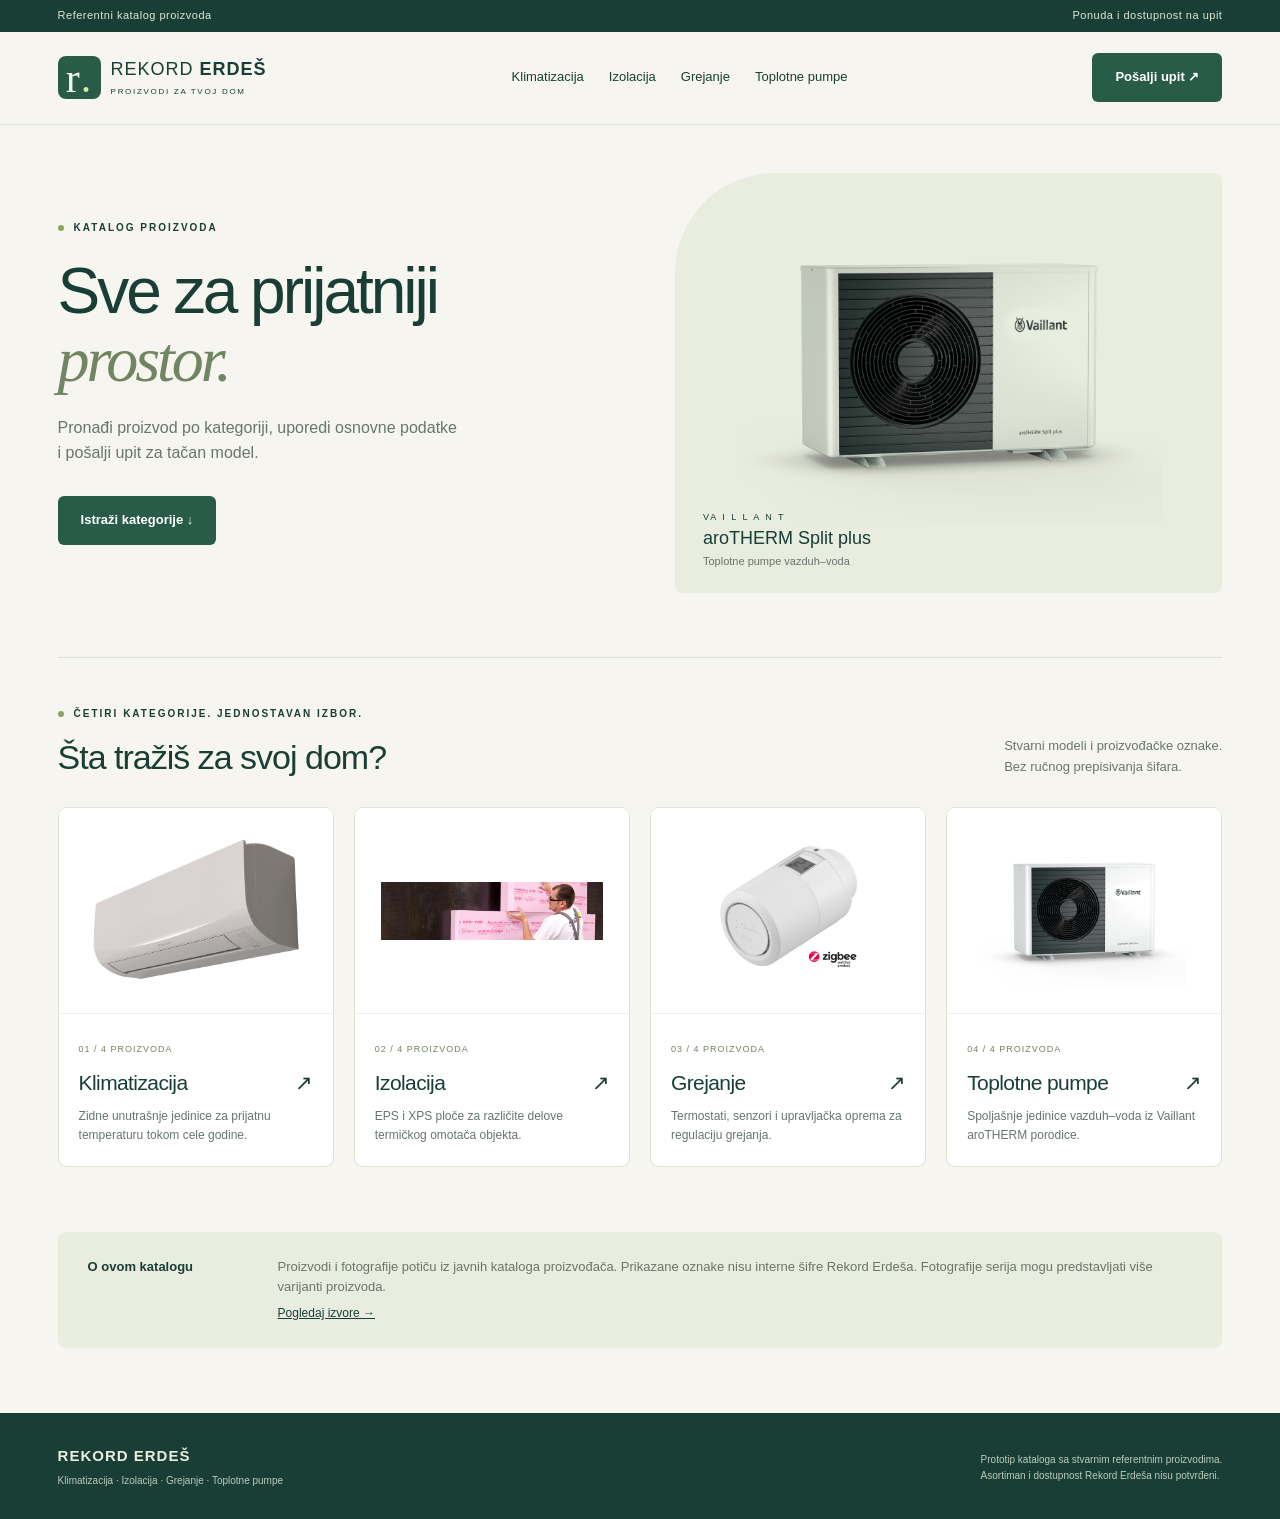
<file: index.html>
<!doctype html><html lang="sr-Latn"><head><meta charset="utf-8"><meta name="viewport" content="width=device-width,initial-scale=1"><meta name="description" content="Katalog proizvoda za klimatizaciju, izolaciju i grejanje. Pronađi model i pošalji upit."><title>Katalog proizvoda | Rekord Erdeš</title><link rel="stylesheet" href="catalog.css?v=20261015-8"></head><body><div class="topline"><div class="wrap">Referentni katalog proizvoda <span>Ponuda i dostupnost na upit</span></div></div><header><div class="wrap nav"><a class="logo" href="index.html"><span class="mark">r<span>.</span></span><span>REKORD <b>ERDEŠ</b><small>PROIZVODI ZA TVOJ DOM</small></span></a><nav aria-label="Kategorije proizvoda"><a href="klimatizacija.html" >Klimatizacija</a><a href="izolacija.html" >Izolacija</a><a href="grejanje.html" >Grejanje</a><a href="toplotne-pumpe.html" >Toplotne pumpe</a></nav><a href="upit.html" class="btn">Pošalji upit ↗</a></div></header><main><section class="wrap home-hero"><div><div class="eyebrow">Katalog proizvoda</div><h1>Sve za prijatniji<br><em>prostor.</em></h1><p>Pronađi proizvod po kategoriji, uporedi osnovne podatke i pošalji upit za tačan model.</p><a class="btn" href="#kategorije">Istraži kategorije ↓</a></div><div class="hero-product"><img src="assets/products/vaillant-split.png" alt="Vaillant aroTHERM Split plus"><div class="hero-caption"><span>VA I L L A N T</span><b>aroTHERM Split plus</b><small>Toplotne pumpe vazduh–voda</small></div></div></section><section class="wrap categories" id="kategorije"><div class="section-heading"><div><div class="eyebrow">Četiri kategorije. Jednostavan izbor.</div><h2>Šta tražiš za svoj dom?</h2></div><p>Stvarni modeli i proizvođačke oznake.<br>Bez ručnog prepisivanja šifara.</p></div><div class="category-grid"><a class="category-card" href="klimatizacija.html"><div class="category-img"><img src="assets/products/daikin-sensira.jpg" alt="Klimatizacija — primer proizvoda"></div><div class="category-info"><small>01 / 4 proizvoda</small><h2>Klimatizacija <span>↗</span></h2><p>Zidne unutrašnje jedinice za prijatnu temperaturu tokom cele godine.</p></div></a><a class="category-card" href="izolacija.html"><div class="category-img"><img src="assets/products/austrotherm-xps.jpg" alt="Izolacija — primer proizvoda"></div><div class="category-info"><small>02 / 4 proizvoda</small><h2>Izolacija <span>↗</span></h2><p>EPS i XPS ploče za različite delove termičkog omotača objekta.</p></div></a><a class="category-card" href="grejanje.html"><div class="category-img"><img src="assets/products/danfoss-ally.jpg" alt="Grejanje — primer proizvoda"></div><div class="category-info"><small>03 / 4 proizvoda</small><h2>Grejanje <span>↗</span></h2><p>Termostati, senzori i upravljačka oprema za regulaciju grejanja.</p></div></a><a class="category-card" href="toplotne-pumpe.html"><div class="category-img"><img src="assets/products/vaillant-split.png" alt="Toplotne pumpe — primer proizvoda"></div><div class="category-info"><small>04 / 4 proizvoda</small><h2>Toplotne pumpe <span>↗</span></h2><p>Spoljašnje jedinice vazduh–voda iz Vaillant aroTHERM porodice.</p></div></a></div></section><section class="wrap notice"><b>O ovom katalogu</b><p>Proizvodi i fotografije potiču iz javnih kataloga proizvođača. Prikazane oznake nisu interne šifre Rekord Erdeša. Fotografije serija mogu predstavljati više varijanti proizvoda.</p><a href="izvori.html">Pogledaj izvore →</a></section></main><footer><div class="wrap"><div><b>REKORD ERDEŠ</b><p>Klimatizacija · Izolacija · Grejanje · Toplotne pumpe</p></div><p>Prototip kataloga sa stvarnim referentnim proizvodima.<br>Asortiman i dostupnost Rekord Erdeša nisu potvrđeni.</p></div></footer><script src="catalog-data.js?v=20261015-8"></script></body></html>
</file>
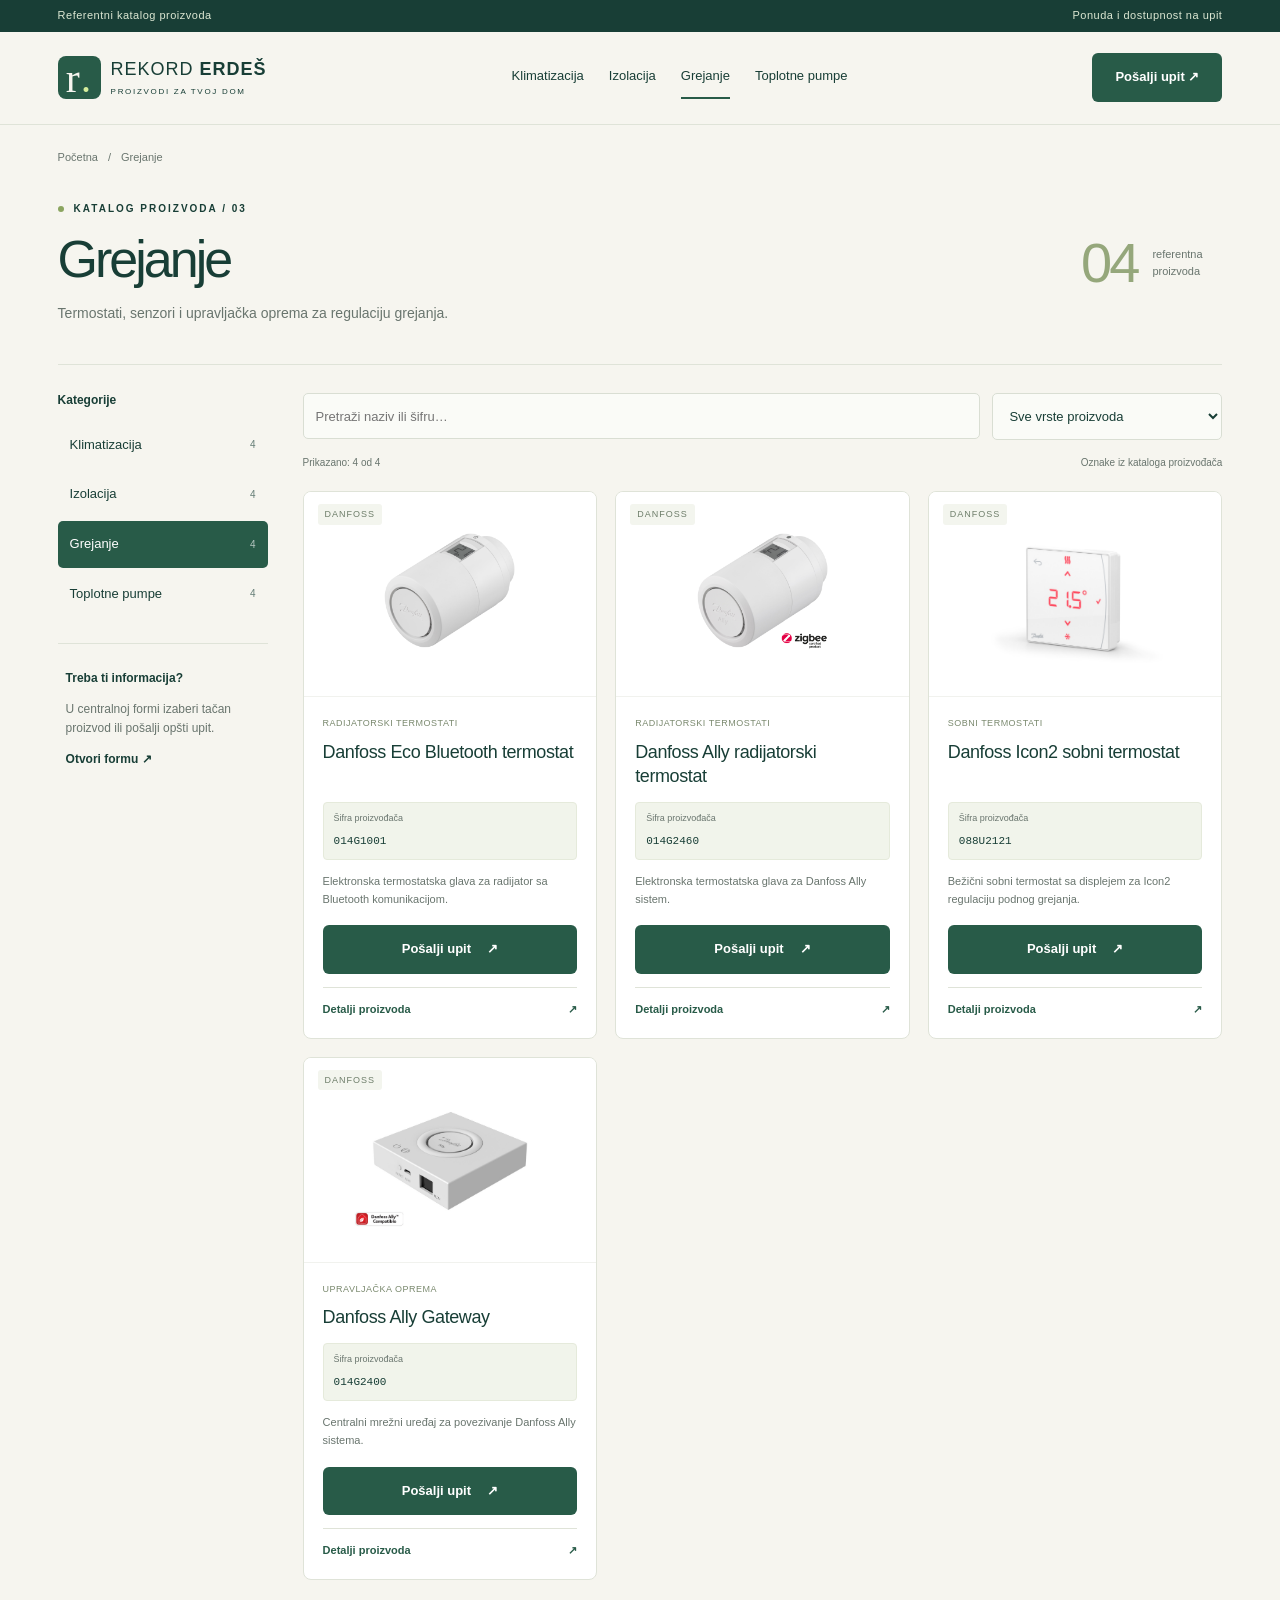
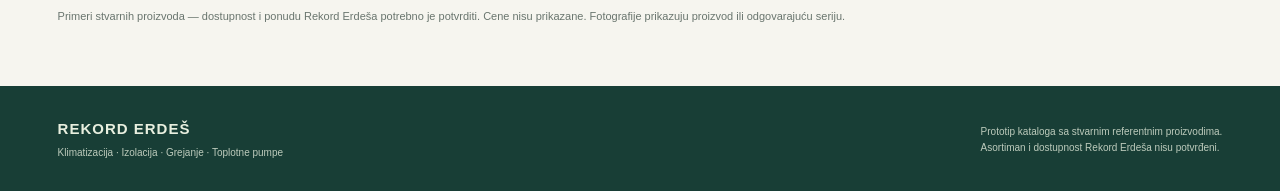
<file: grejanje.html>
<!doctype html><html lang="sr-Latn"><head><meta charset="utf-8"><meta name="viewport" content="width=device-width,initial-scale=1"><meta name="description" content="Katalog proizvoda za klimatizaciju, izolaciju i grejanje. Pronađi model i pošalji upit."><title>Grejanje | Rekord Erdeš</title><link rel="stylesheet" href="catalog.css?v=20261015-8"></head><body><div class="topline"><div class="wrap">Referentni katalog proizvoda <span>Ponuda i dostupnost na upit</span></div></div><header><div class="wrap nav"><a class="logo" href="index.html"><span class="mark">r<span>.</span></span><span>REKORD <b>ERDEŠ</b><small>PROIZVODI ZA TVOJ DOM</small></span></a><nav aria-label="Kategorije proizvoda"><a href="klimatizacija.html" >Klimatizacija</a><a href="izolacija.html" >Izolacija</a><a href="grejanje.html" aria-current="page">Grejanje</a><a href="toplotne-pumpe.html" >Toplotne pumpe</a></nav><a href="upit.html" class="btn">Pošalji upit ↗</a></div></header><main><section class="wrap category-page" data-category="grejanje"><div class="breadcrumb"><a href="index.html">Početna</a><span>/</span>Grejanje</div><div class="category-heading"><div><div class="eyebrow">Katalog proizvoda / 03</div><h1>Grejanje</h1><p>Termostati, senzori i upravljačka oprema za regulaciju grejanja.</p></div><div class="category-count"><b>04</b><span>referentna proizvoda</span></div></div><div class="catalog-layout"><aside><h2>Kategorije</h2><a href="klimatizacija.html" >Klimatizacija<span>4</span></a><a href="izolacija.html" >Izolacija<span>4</span></a><a href="grejanje.html" aria-current="page">Grejanje<span>4</span></a><a href="toplotne-pumpe.html" >Toplotne pumpe<span>4</span></a><div class="aside-note"><b>Treba ti informacija?</b><p>U centralnoj formi izaberi tačan proizvod ili pošalji opšti upit.</p><a href="upit.html">Otvori formu ↗</a></div></aside><div class="listing"><div class="catalog-toolbar"><div><label class="sr-only" for="catalog-search">Pretraži naziv ili šifru</label><input type="search" id="catalog-search" placeholder="Pretraži naziv ili šifru…"></div><div><label class="sr-only" for="catalog-type">Vrsta proizvoda</label><select id="catalog-type"><option value="">Sve vrste proizvoda</option></select></div></div><div class="result-line"><span id="product-count" role="status">4 proizvoda</span><span>Oznake iz kataloga proizvođača</span></div><div class="product-grid" id="catalog-products"></div><p id="no-products" hidden>Nema proizvoda za izabranu pretragu. Promeni naziv ili vrstu proizvoda.</p></div></div><p class="catalog-note">Primeri stvarnih proizvoda — dostupnost i ponudu Rekord Erdeša potrebno je potvrditi. Cene nisu prikazane. Fotografije prikazuju proizvod ili odgovarajuću seriju.</p></section><dialog id="product-dialog" aria-labelledby="detail-title"><button class="close-dialog" aria-label="Zatvori detalje">×</button><div id="product-detail"></div></dialog></main><footer><div class="wrap"><div><b>REKORD ERDEŠ</b><p>Klimatizacija · Izolacija · Grejanje · Toplotne pumpe</p></div><p>Prototip kataloga sa stvarnim referentnim proizvodima.<br>Asortiman i dostupnost Rekord Erdeša nisu potvrđeni.</p></div></footer><script src="catalog-data.js?v=20261015-8"></script><script src="catalog.js?v=20261015-8"></script></body></html>
</file>
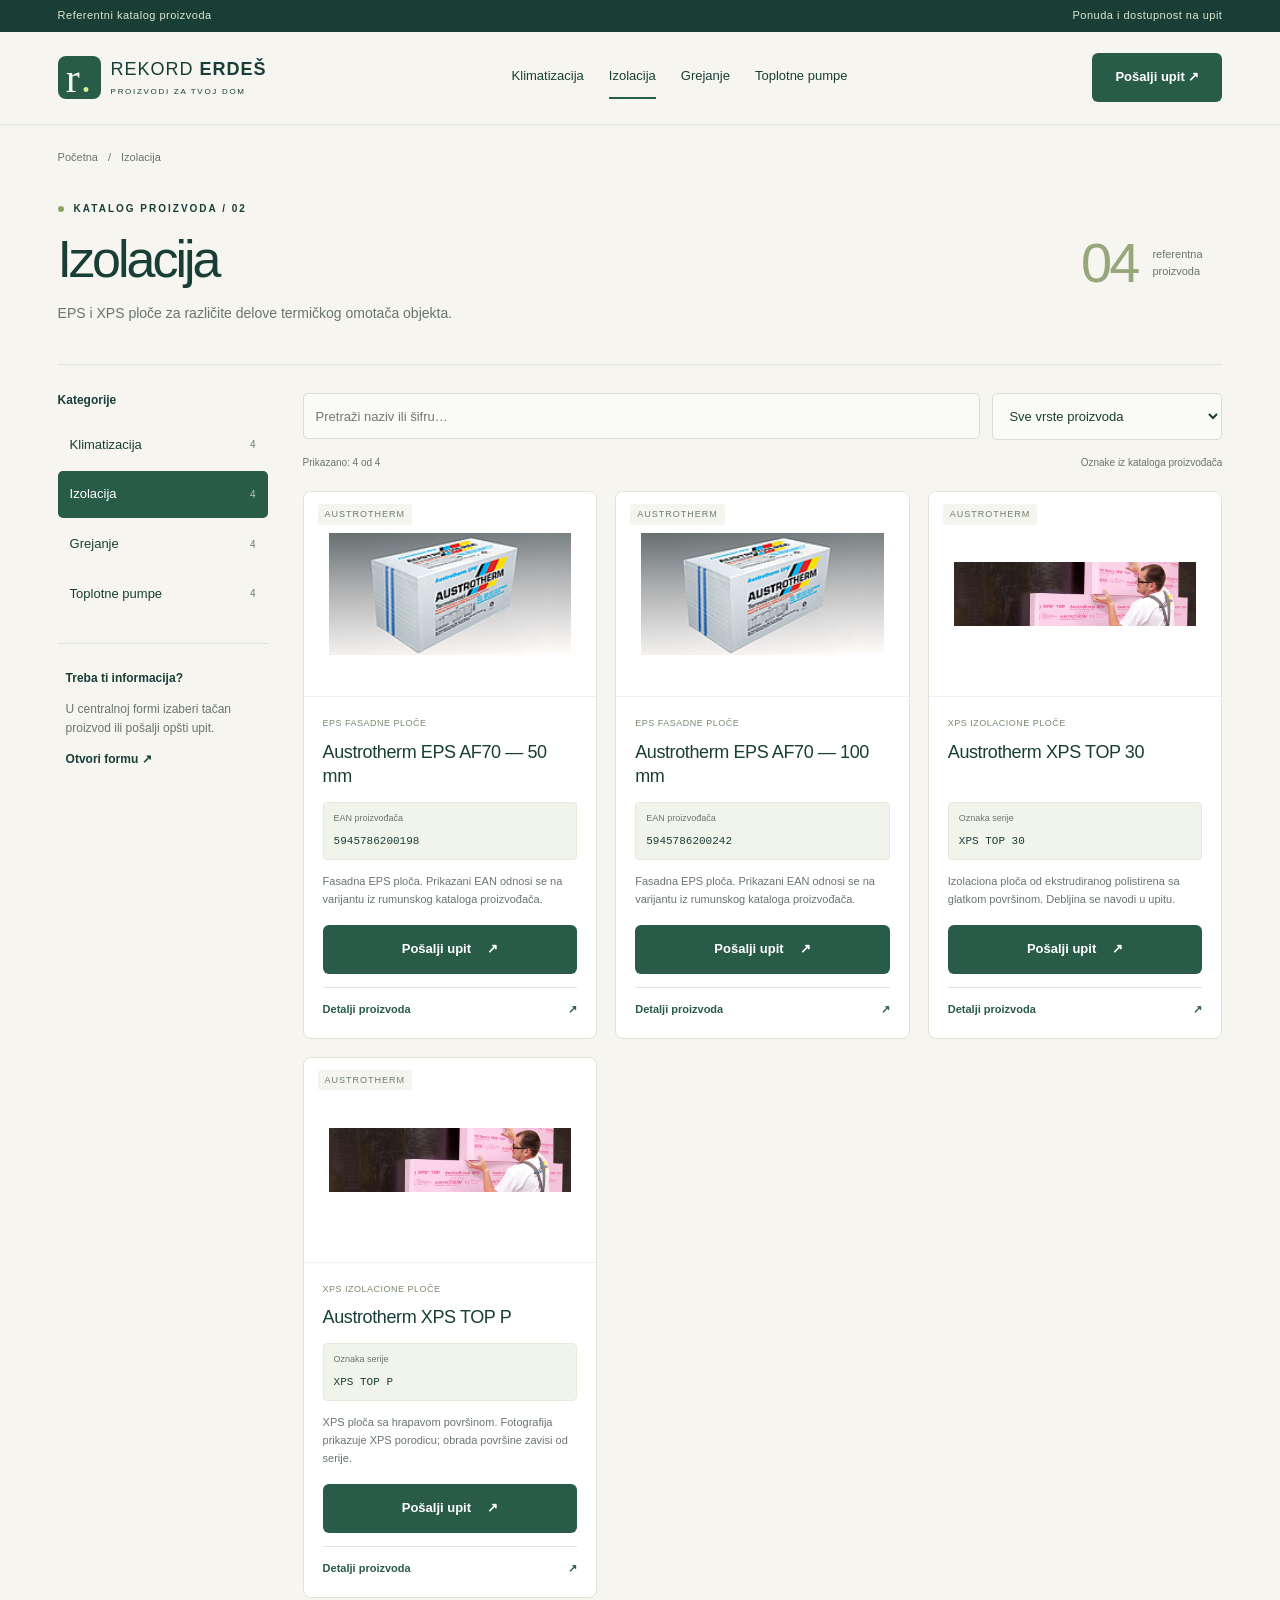
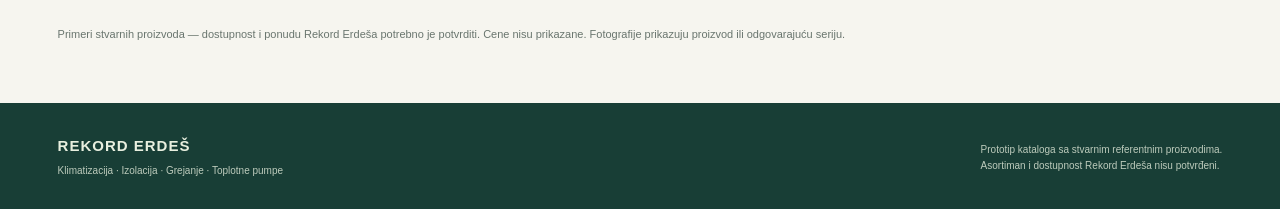
<file: izolacija.html>
<!doctype html><html lang="sr-Latn"><head><meta charset="utf-8"><meta name="viewport" content="width=device-width,initial-scale=1"><meta name="description" content="Katalog proizvoda za klimatizaciju, izolaciju i grejanje. Pronađi model i pošalji upit."><title>Izolacija | Rekord Erdeš</title><link rel="stylesheet" href="catalog.css?v=20261015-8"></head><body><div class="topline"><div class="wrap">Referentni katalog proizvoda <span>Ponuda i dostupnost na upit</span></div></div><header><div class="wrap nav"><a class="logo" href="index.html"><span class="mark">r<span>.</span></span><span>REKORD <b>ERDEŠ</b><small>PROIZVODI ZA TVOJ DOM</small></span></a><nav aria-label="Kategorije proizvoda"><a href="klimatizacija.html" >Klimatizacija</a><a href="izolacija.html" aria-current="page">Izolacija</a><a href="grejanje.html" >Grejanje</a><a href="toplotne-pumpe.html" >Toplotne pumpe</a></nav><a href="upit.html" class="btn">Pošalji upit ↗</a></div></header><main><section class="wrap category-page" data-category="izolacija"><div class="breadcrumb"><a href="index.html">Početna</a><span>/</span>Izolacija</div><div class="category-heading"><div><div class="eyebrow">Katalog proizvoda / 02</div><h1>Izolacija</h1><p>EPS i XPS ploče za različite delove termičkog omotača objekta.</p></div><div class="category-count"><b>04</b><span>referentna proizvoda</span></div></div><div class="catalog-layout"><aside><h2>Kategorije</h2><a href="klimatizacija.html" >Klimatizacija<span>4</span></a><a href="izolacija.html" aria-current="page">Izolacija<span>4</span></a><a href="grejanje.html" >Grejanje<span>4</span></a><a href="toplotne-pumpe.html" >Toplotne pumpe<span>4</span></a><div class="aside-note"><b>Treba ti informacija?</b><p>U centralnoj formi izaberi tačan proizvod ili pošalji opšti upit.</p><a href="upit.html">Otvori formu ↗</a></div></aside><div class="listing"><div class="catalog-toolbar"><div><label class="sr-only" for="catalog-search">Pretraži naziv ili šifru</label><input type="search" id="catalog-search" placeholder="Pretraži naziv ili šifru…"></div><div><label class="sr-only" for="catalog-type">Vrsta proizvoda</label><select id="catalog-type"><option value="">Sve vrste proizvoda</option></select></div></div><div class="result-line"><span id="product-count" role="status">4 proizvoda</span><span>Oznake iz kataloga proizvođača</span></div><div class="product-grid" id="catalog-products"></div><p id="no-products" hidden>Nema proizvoda za izabranu pretragu. Promeni naziv ili vrstu proizvoda.</p></div></div><p class="catalog-note">Primeri stvarnih proizvoda — dostupnost i ponudu Rekord Erdeša potrebno je potvrditi. Cene nisu prikazane. Fotografije prikazuju proizvod ili odgovarajuću seriju.</p></section><dialog id="product-dialog" aria-labelledby="detail-title"><button class="close-dialog" aria-label="Zatvori detalje">×</button><div id="product-detail"></div></dialog></main><footer><div class="wrap"><div><b>REKORD ERDEŠ</b><p>Klimatizacija · Izolacija · Grejanje · Toplotne pumpe</p></div><p>Prototip kataloga sa stvarnim referentnim proizvodima.<br>Asortiman i dostupnost Rekord Erdeša nisu potvrđeni.</p></div></footer><script src="catalog-data.js?v=20261015-8"></script><script src="catalog.js?v=20261015-8"></script></body></html>
</file>
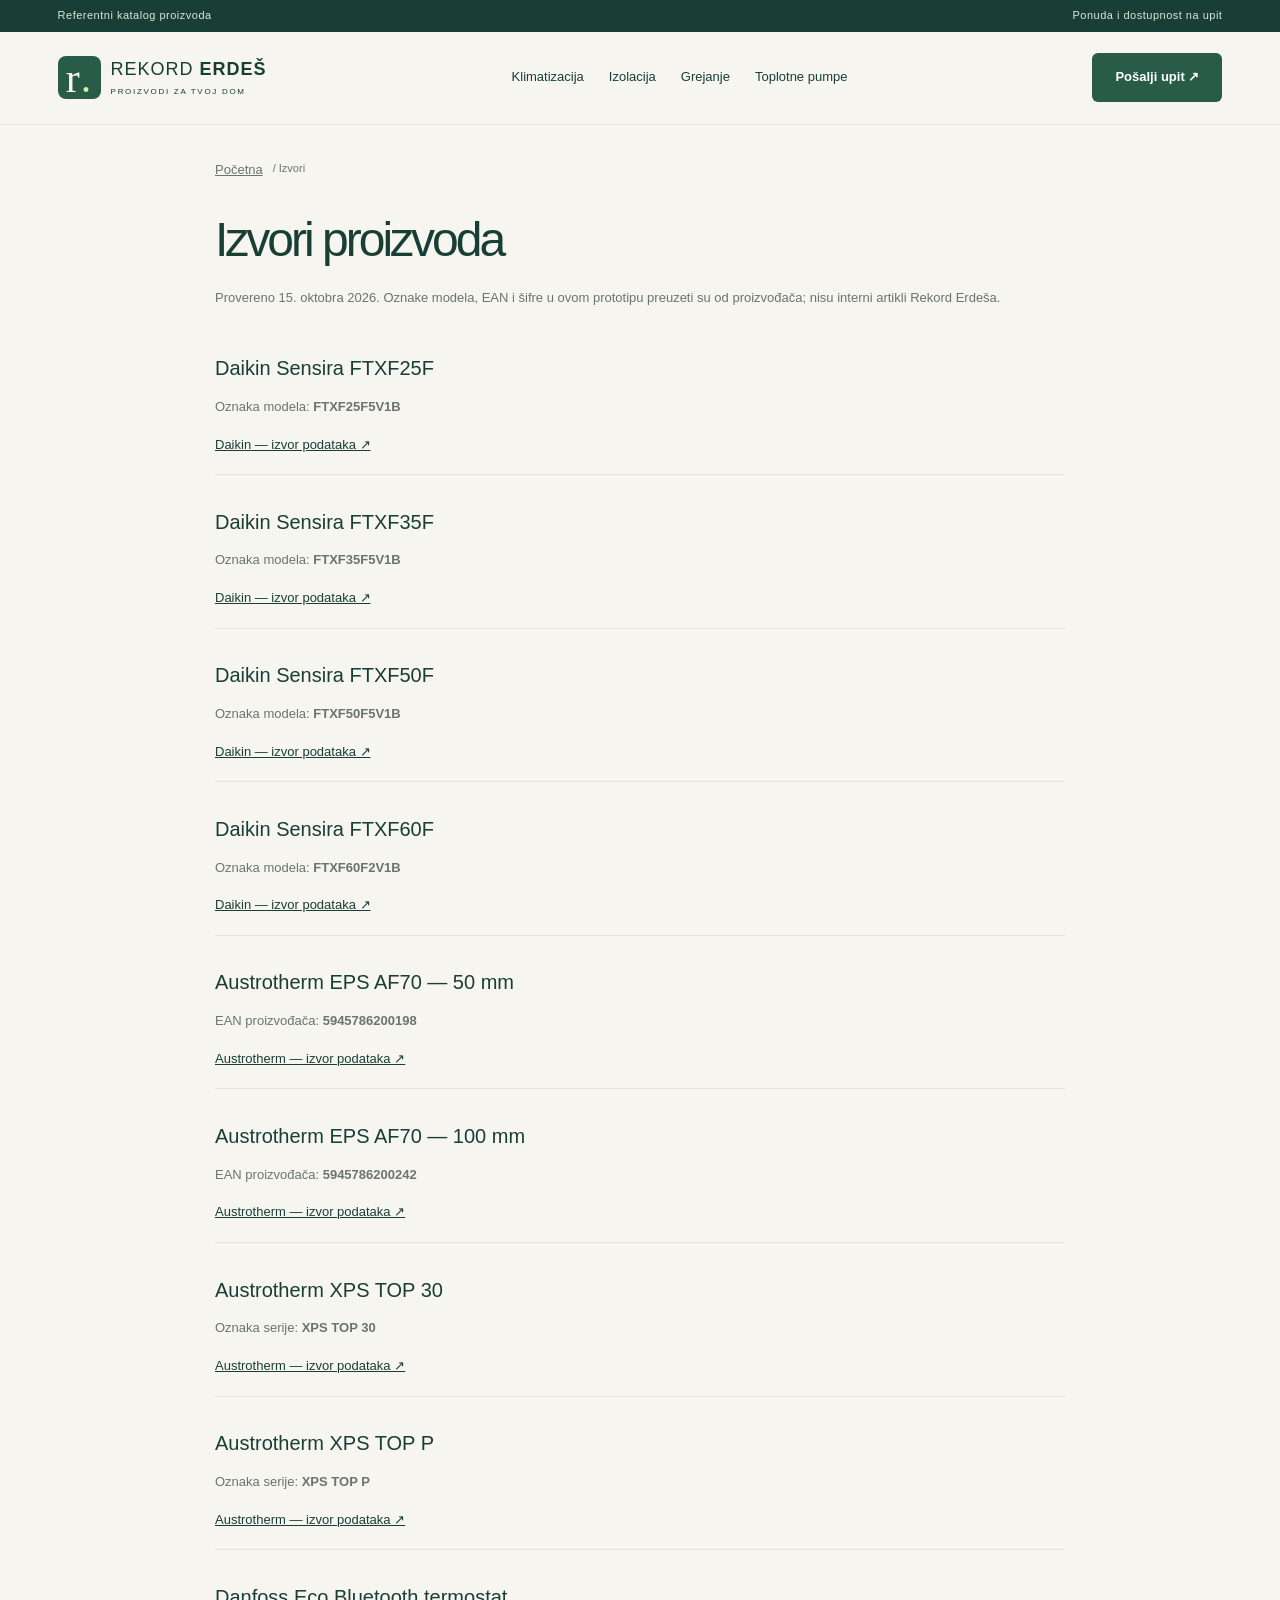
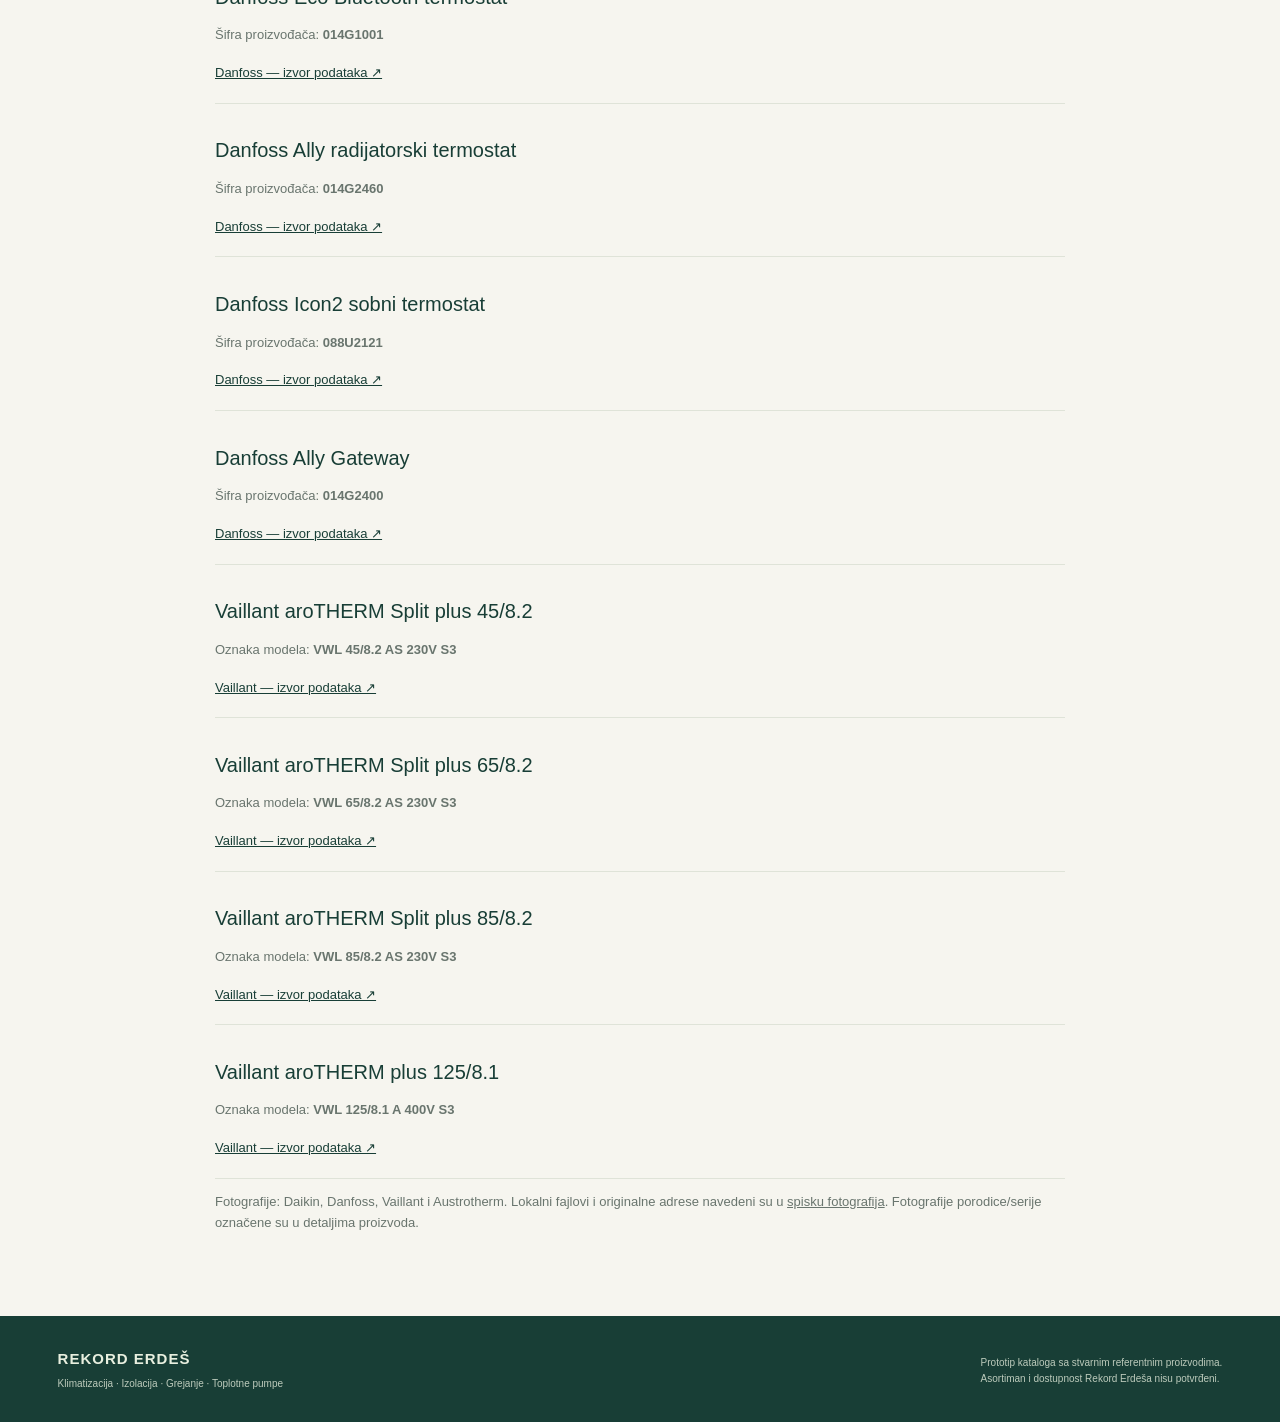
<file: izvori.html>
<!doctype html><html lang="sr-Latn"><head><meta charset="utf-8"><meta name="viewport" content="width=device-width,initial-scale=1"><meta name="description" content="Katalog proizvoda za klimatizaciju, izolaciju i grejanje. Pronađi model i pošalji upit."><title>Izvori | Rekord Erdeš</title><link rel="stylesheet" href="catalog.css?v=20261015-8"></head><body><div class="topline"><div class="wrap">Referentni katalog proizvoda <span>Ponuda i dostupnost na upit</span></div></div><header><div class="wrap nav"><a class="logo" href="index.html"><span class="mark">r<span>.</span></span><span>REKORD <b>ERDEŠ</b><small>PROIZVODI ZA TVOJ DOM</small></span></a><nav aria-label="Kategorije proizvoda"><a href="klimatizacija.html" >Klimatizacija</a><a href="izolacija.html" >Izolacija</a><a href="grejanje.html" >Grejanje</a><a href="toplotne-pumpe.html" >Toplotne pumpe</a></nav><a href="upit.html" class="btn">Pošalji upit ↗</a></div></header><main><section class="wrap sources"><div class="breadcrumb"><a href="index.html">Početna</a> / Izvori</div><h1>Izvori proizvoda</h1><p>Provereno 15. oktobra 2026. Oznake modela, EAN i šifre u ovom prototipu preuzeti su od proizvođača; nisu interni artikli Rekord Erdeša.</p><article><h2>Daikin Sensira FTXF25F</h2><p>Oznaka modela: <b>FTXF25F5V1B</b></p><a href="https://www.daikin.co.uk/en_gb/products/product.table.html/FTXF-F.html" target="_blank" rel="noopener">Daikin — izvor podataka ↗</a></article><article><h2>Daikin Sensira FTXF35F</h2><p>Oznaka modela: <b>FTXF35F5V1B</b></p><a href="https://www.daikin.co.uk/en_gb/products/product.table.html/FTXF-F.html" target="_blank" rel="noopener">Daikin — izvor podataka ↗</a></article><article><h2>Daikin Sensira FTXF50F</h2><p>Oznaka modela: <b>FTXF50F5V1B</b></p><a href="https://www.daikin.co.uk/en_gb/products/product.table.html/FTXF-F.html" target="_blank" rel="noopener">Daikin — izvor podataka ↗</a></article><article><h2>Daikin Sensira FTXF60F</h2><p>Oznaka modela: <b>FTXF60F2V1B</b></p><a href="https://www.daikin.co.uk/en_gb/products/product.table.html/FTXF-F.html" target="_blank" rel="noopener">Daikin — izvor podataka ↗</a></article><article><h2>Austrotherm EPS AF70 — 50 mm</h2><p>EAN proizvođača: <b>5945786200198</b></p><a href="https://www.austrotherm.ro/produse/austrotherm-eps/austrotherm-eps-af70" target="_blank" rel="noopener">Austrotherm — izvor podataka ↗</a></article><article><h2>Austrotherm EPS AF70 — 100 mm</h2><p>EAN proizvođača: <b>5945786200242</b></p><a href="https://www.austrotherm.ro/produse/austrotherm-eps/austrotherm-eps-af70" target="_blank" rel="noopener">Austrotherm — izvor podataka ↗</a></article><article><h2>Austrotherm XPS TOP 30</h2><p>Oznaka serije: <b>XPS TOP 30</b></p><a href="https://www.austrotherm.hr/proizvodi/austrotherm-xps/austrotherm-xps-30" target="_blank" rel="noopener">Austrotherm — izvor podataka ↗</a></article><article><h2>Austrotherm XPS TOP P</h2><p>Oznaka serije: <b>XPS TOP P</b></p><a href="https://www.austrotherm.rs/info-zona/novosti/austrotherm-xpsr-top-nov-naziv-i-dizajn" target="_blank" rel="noopener">Austrotherm — izvor podataka ↗</a></article><article><h2>Danfoss Eco Bluetooth termostat</h2><p>Šifra proizvođača: <b>014G1001</b></p><a href="https://designcenter.danfoss.com/en-us/products/p/014G1001" target="_blank" rel="noopener">Danfoss — izvor podataka ↗</a></article><article><h2>Danfoss Ally radijatorski termostat</h2><p>Šifra proizvođača: <b>014G2460</b></p><a href="https://designcenter.danfoss.com/en-us/products/p/014G2460" target="_blank" rel="noopener">Danfoss — izvor podataka ↗</a></article><article><h2>Danfoss Icon2 sobni termostat</h2><p>Šifra proizvođača: <b>088U2121</b></p><a href="https://designcenter.danfoss.com/en-us/products/p/088U2121" target="_blank" rel="noopener">Danfoss — izvor podataka ↗</a></article><article><h2>Danfoss Ally Gateway</h2><p>Šifra proizvođača: <b>014G2400</b></p><a href="https://designcenter.danfoss.com/en-us/products/p/014G2400" target="_blank" rel="noopener">Danfoss — izvor podataka ↗</a></article><article><h2>Vaillant aroTHERM Split plus 45/8.2</h2><p>Oznaka modela: <b>VWL 45/8.2 AS 230V S3</b></p><a href="https://www.vaillant.rs/proizvodi/arotherm-split-plus/" target="_blank" rel="noopener">Vaillant — izvor podataka ↗</a></article><article><h2>Vaillant aroTHERM Split plus 65/8.2</h2><p>Oznaka modela: <b>VWL 65/8.2 AS 230V S3</b></p><a href="https://www.vaillant.rs/proizvodi/arotherm-split-plus/" target="_blank" rel="noopener">Vaillant — izvor podataka ↗</a></article><article><h2>Vaillant aroTHERM Split plus 85/8.2</h2><p>Oznaka modela: <b>VWL 85/8.2 AS 230V S3</b></p><a href="https://www.vaillant.rs/proizvodi/arotherm-split-plus/" target="_blank" rel="noopener">Vaillant — izvor podataka ↗</a></article><article><h2>Vaillant aroTHERM plus 125/8.1</h2><p>Oznaka modela: <b>VWL 125/8.1 A 400V S3</b></p><a href="https://www.vaillant.rs/proizvodi/arothermplus/" target="_blank" rel="noopener">Vaillant — izvor podataka ↗</a></article><p>Fotografije: Daikin, Danfoss, Vaillant i Austrotherm. Lokalni fajlovi i originalne adrese navedeni su u <a href="assets/products/sources.json">spisku fotografija</a>. Fotografije porodice/serije označene su u detaljima proizvoda.</p></section></main><footer><div class="wrap"><div><b>REKORD ERDEŠ</b><p>Klimatizacija · Izolacija · Grejanje · Toplotne pumpe</p></div><p>Prototip kataloga sa stvarnim referentnim proizvodima.<br>Asortiman i dostupnost Rekord Erdeša nisu potvrđeni.</p></div></footer><script src="catalog-data.js?v=20261015-8"></script></body></html>
</file>
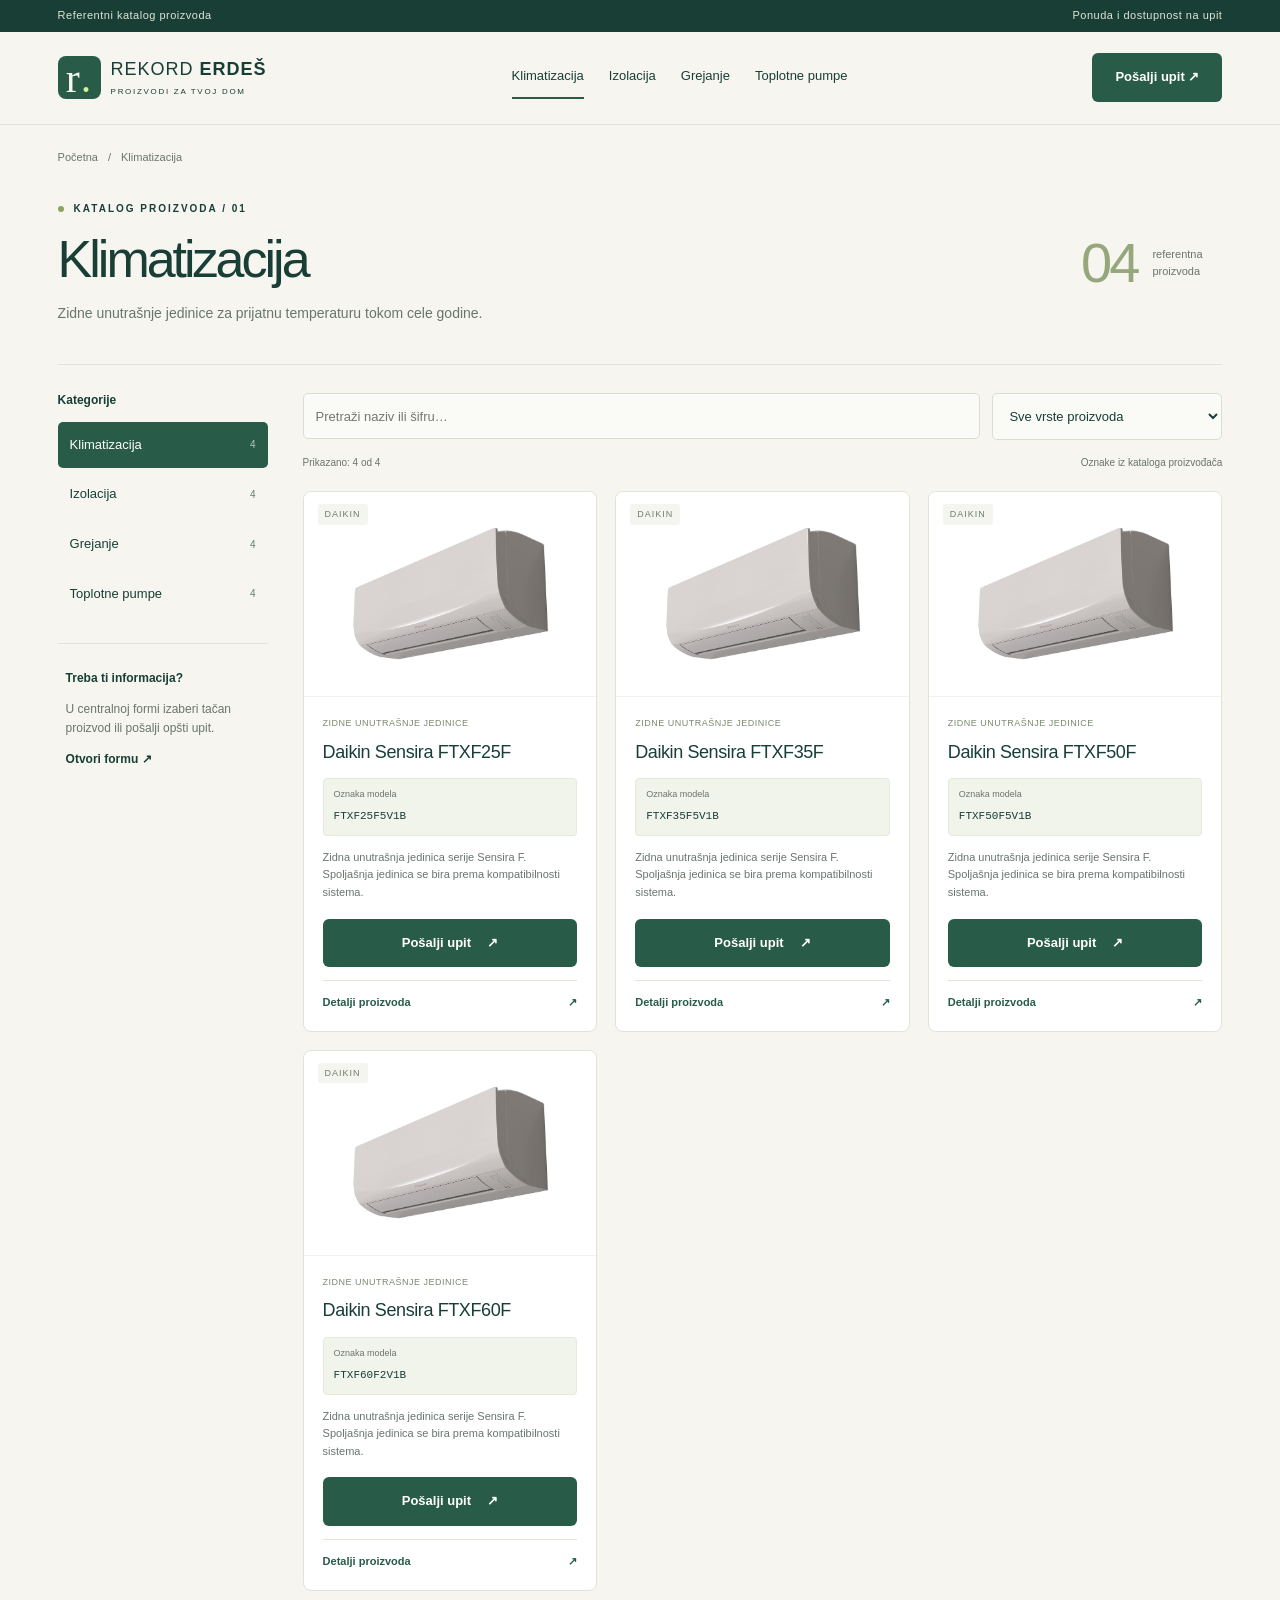
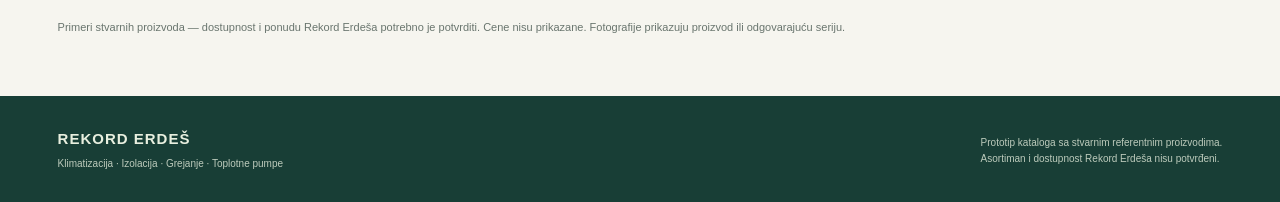
<file: klimatizacija.html>
<!doctype html><html lang="sr-Latn"><head><meta charset="utf-8"><meta name="viewport" content="width=device-width,initial-scale=1"><meta name="description" content="Katalog proizvoda za klimatizaciju, izolaciju i grejanje. Pronađi model i pošalji upit."><title>Klimatizacija | Rekord Erdeš</title><link rel="stylesheet" href="catalog.css?v=20261015-8"></head><body><div class="topline"><div class="wrap">Referentni katalog proizvoda <span>Ponuda i dostupnost na upit</span></div></div><header><div class="wrap nav"><a class="logo" href="index.html"><span class="mark">r<span>.</span></span><span>REKORD <b>ERDEŠ</b><small>PROIZVODI ZA TVOJ DOM</small></span></a><nav aria-label="Kategorije proizvoda"><a href="klimatizacija.html" aria-current="page">Klimatizacija</a><a href="izolacija.html" >Izolacija</a><a href="grejanje.html" >Grejanje</a><a href="toplotne-pumpe.html" >Toplotne pumpe</a></nav><a href="upit.html" class="btn">Pošalji upit ↗</a></div></header><main><section class="wrap category-page" data-category="klima"><div class="breadcrumb"><a href="index.html">Početna</a><span>/</span>Klimatizacija</div><div class="category-heading"><div><div class="eyebrow">Katalog proizvoda / 01</div><h1>Klimatizacija</h1><p>Zidne unutrašnje jedinice za prijatnu temperaturu tokom cele godine.</p></div><div class="category-count"><b>04</b><span>referentna proizvoda</span></div></div><div class="catalog-layout"><aside><h2>Kategorije</h2><a href="klimatizacija.html" aria-current="page">Klimatizacija<span>4</span></a><a href="izolacija.html" >Izolacija<span>4</span></a><a href="grejanje.html" >Grejanje<span>4</span></a><a href="toplotne-pumpe.html" >Toplotne pumpe<span>4</span></a><div class="aside-note"><b>Treba ti informacija?</b><p>U centralnoj formi izaberi tačan proizvod ili pošalji opšti upit.</p><a href="upit.html">Otvori formu ↗</a></div></aside><div class="listing"><div class="catalog-toolbar"><div><label class="sr-only" for="catalog-search">Pretraži naziv ili šifru</label><input type="search" id="catalog-search" placeholder="Pretraži naziv ili šifru…"></div><div><label class="sr-only" for="catalog-type">Vrsta proizvoda</label><select id="catalog-type"><option value="">Sve vrste proizvoda</option></select></div></div><div class="result-line"><span id="product-count" role="status">4 proizvoda</span><span>Oznake iz kataloga proizvođača</span></div><div class="product-grid" id="catalog-products"></div><p id="no-products" hidden>Nema proizvoda za izabranu pretragu. Promeni naziv ili vrstu proizvoda.</p></div></div><p class="catalog-note">Primeri stvarnih proizvoda — dostupnost i ponudu Rekord Erdeša potrebno je potvrditi. Cene nisu prikazane. Fotografije prikazuju proizvod ili odgovarajuću seriju.</p></section><dialog id="product-dialog" aria-labelledby="detail-title"><button class="close-dialog" aria-label="Zatvori detalje">×</button><div id="product-detail"></div></dialog></main><footer><div class="wrap"><div><b>REKORD ERDEŠ</b><p>Klimatizacija · Izolacija · Grejanje · Toplotne pumpe</p></div><p>Prototip kataloga sa stvarnim referentnim proizvodima.<br>Asortiman i dostupnost Rekord Erdeša nisu potvrđeni.</p></div></footer><script src="catalog-data.js?v=20261015-8"></script><script src="catalog.js?v=20261015-8"></script></body></html>
</file>
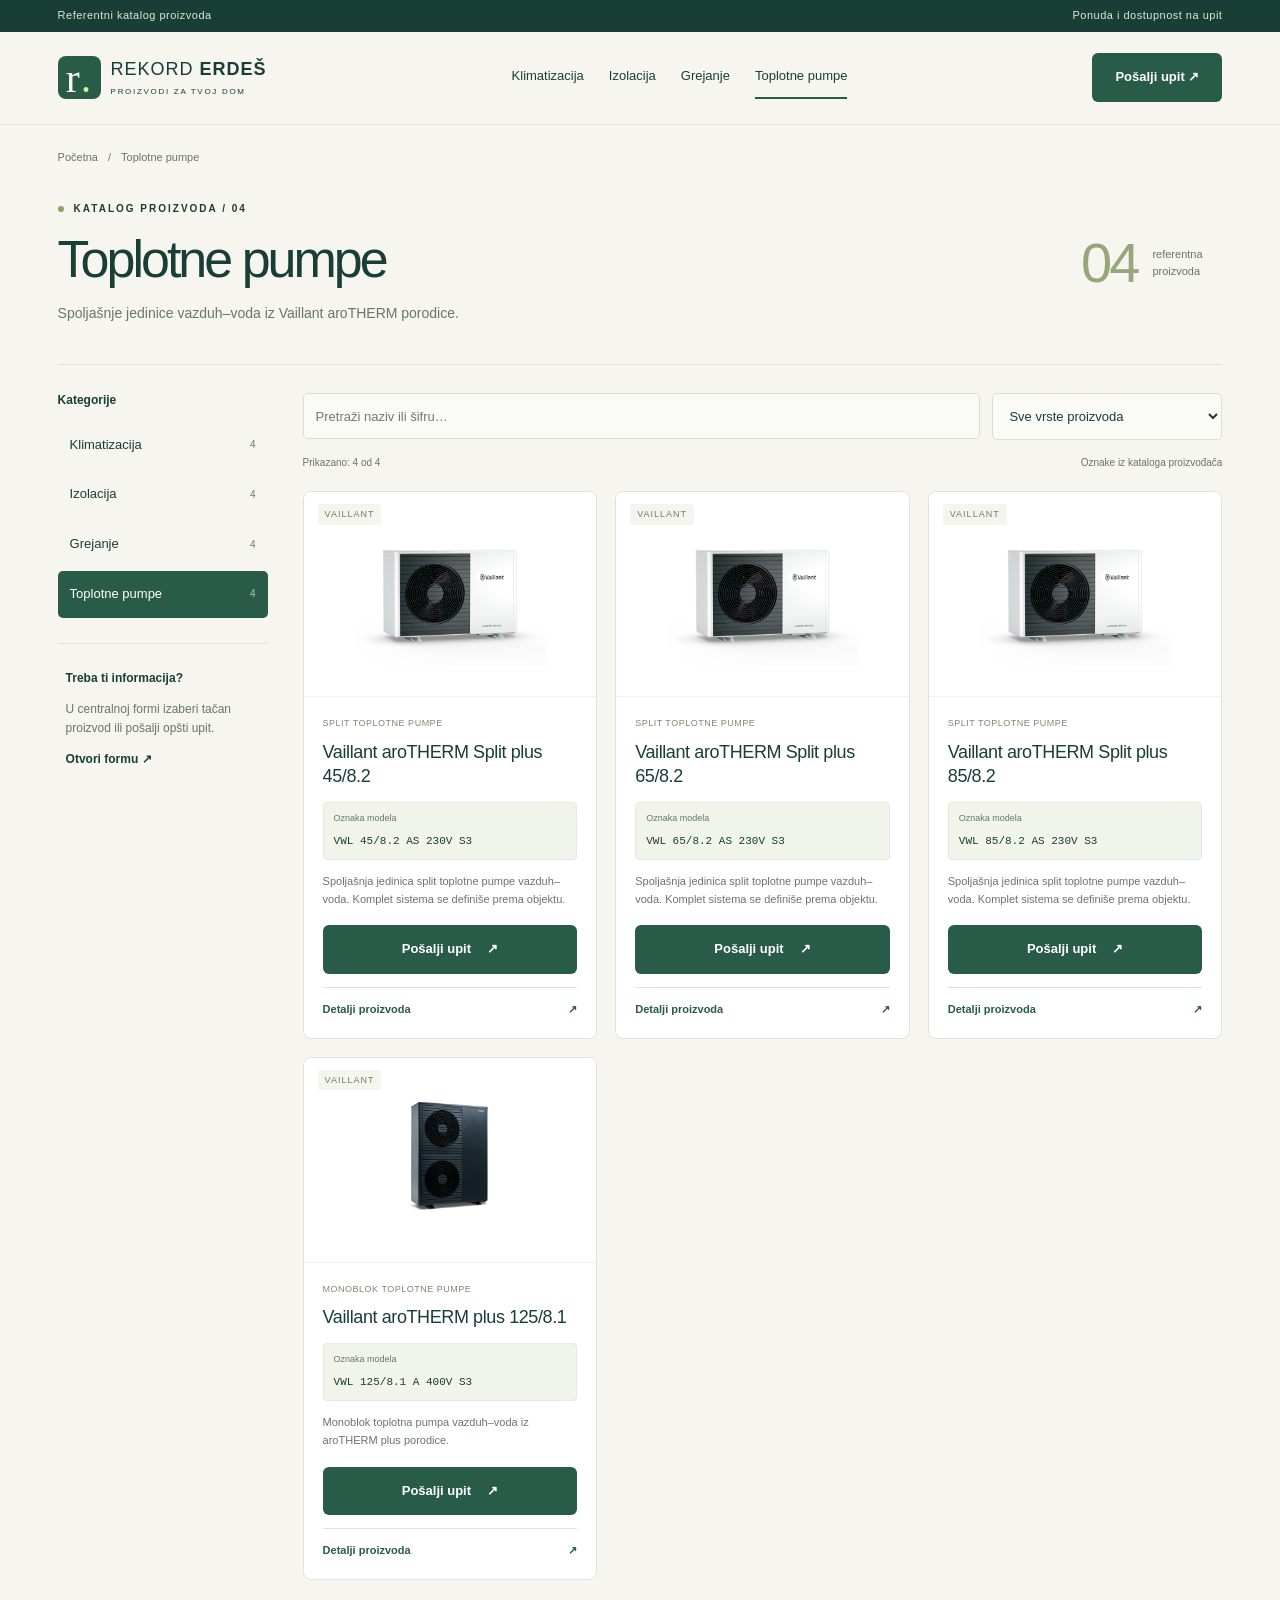
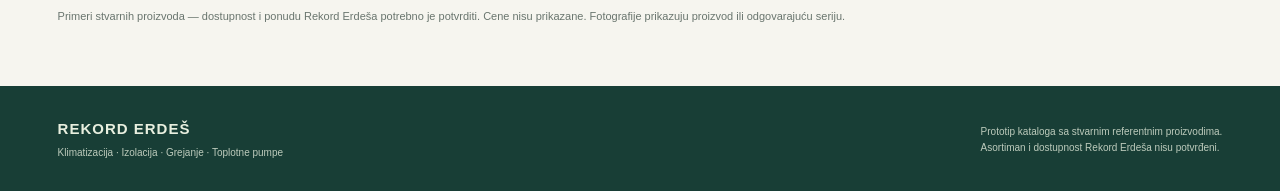
<file: toplotne-pumpe.html>
<!doctype html><html lang="sr-Latn"><head><meta charset="utf-8"><meta name="viewport" content="width=device-width,initial-scale=1"><meta name="description" content="Katalog proizvoda za klimatizaciju, izolaciju i grejanje. Pronađi model i pošalji upit."><title>Toplotne pumpe | Rekord Erdeš</title><link rel="stylesheet" href="catalog.css?v=20261015-8"></head><body><div class="topline"><div class="wrap">Referentni katalog proizvoda <span>Ponuda i dostupnost na upit</span></div></div><header><div class="wrap nav"><a class="logo" href="index.html"><span class="mark">r<span>.</span></span><span>REKORD <b>ERDEŠ</b><small>PROIZVODI ZA TVOJ DOM</small></span></a><nav aria-label="Kategorije proizvoda"><a href="klimatizacija.html" >Klimatizacija</a><a href="izolacija.html" >Izolacija</a><a href="grejanje.html" >Grejanje</a><a href="toplotne-pumpe.html" aria-current="page">Toplotne pumpe</a></nav><a href="upit.html" class="btn">Pošalji upit ↗</a></div></header><main><section class="wrap category-page" data-category="pumpe"><div class="breadcrumb"><a href="index.html">Početna</a><span>/</span>Toplotne pumpe</div><div class="category-heading"><div><div class="eyebrow">Katalog proizvoda / 04</div><h1>Toplotne pumpe</h1><p>Spoljašnje jedinice vazduh–voda iz Vaillant aroTHERM porodice.</p></div><div class="category-count"><b>04</b><span>referentna proizvoda</span></div></div><div class="catalog-layout"><aside><h2>Kategorije</h2><a href="klimatizacija.html" >Klimatizacija<span>4</span></a><a href="izolacija.html" >Izolacija<span>4</span></a><a href="grejanje.html" >Grejanje<span>4</span></a><a href="toplotne-pumpe.html" aria-current="page">Toplotne pumpe<span>4</span></a><div class="aside-note"><b>Treba ti informacija?</b><p>U centralnoj formi izaberi tačan proizvod ili pošalji opšti upit.</p><a href="upit.html">Otvori formu ↗</a></div></aside><div class="listing"><div class="catalog-toolbar"><div><label class="sr-only" for="catalog-search">Pretraži naziv ili šifru</label><input type="search" id="catalog-search" placeholder="Pretraži naziv ili šifru…"></div><div><label class="sr-only" for="catalog-type">Vrsta proizvoda</label><select id="catalog-type"><option value="">Sve vrste proizvoda</option></select></div></div><div class="result-line"><span id="product-count" role="status">4 proizvoda</span><span>Oznake iz kataloga proizvođača</span></div><div class="product-grid" id="catalog-products"></div><p id="no-products" hidden>Nema proizvoda za izabranu pretragu. Promeni naziv ili vrstu proizvoda.</p></div></div><p class="catalog-note">Primeri stvarnih proizvoda — dostupnost i ponudu Rekord Erdeša potrebno je potvrditi. Cene nisu prikazane. Fotografije prikazuju proizvod ili odgovarajuću seriju.</p></section><dialog id="product-dialog" aria-labelledby="detail-title"><button class="close-dialog" aria-label="Zatvori detalje">×</button><div id="product-detail"></div></dialog></main><footer><div class="wrap"><div><b>REKORD ERDEŠ</b><p>Klimatizacija · Izolacija · Grejanje · Toplotne pumpe</p></div><p>Prototip kataloga sa stvarnim referentnim proizvodima.<br>Asortiman i dostupnost Rekord Erdeša nisu potvrđeni.</p></div></footer><script src="catalog-data.js?v=20261015-8"></script><script src="catalog.js?v=20261015-8"></script></body></html>
</file>
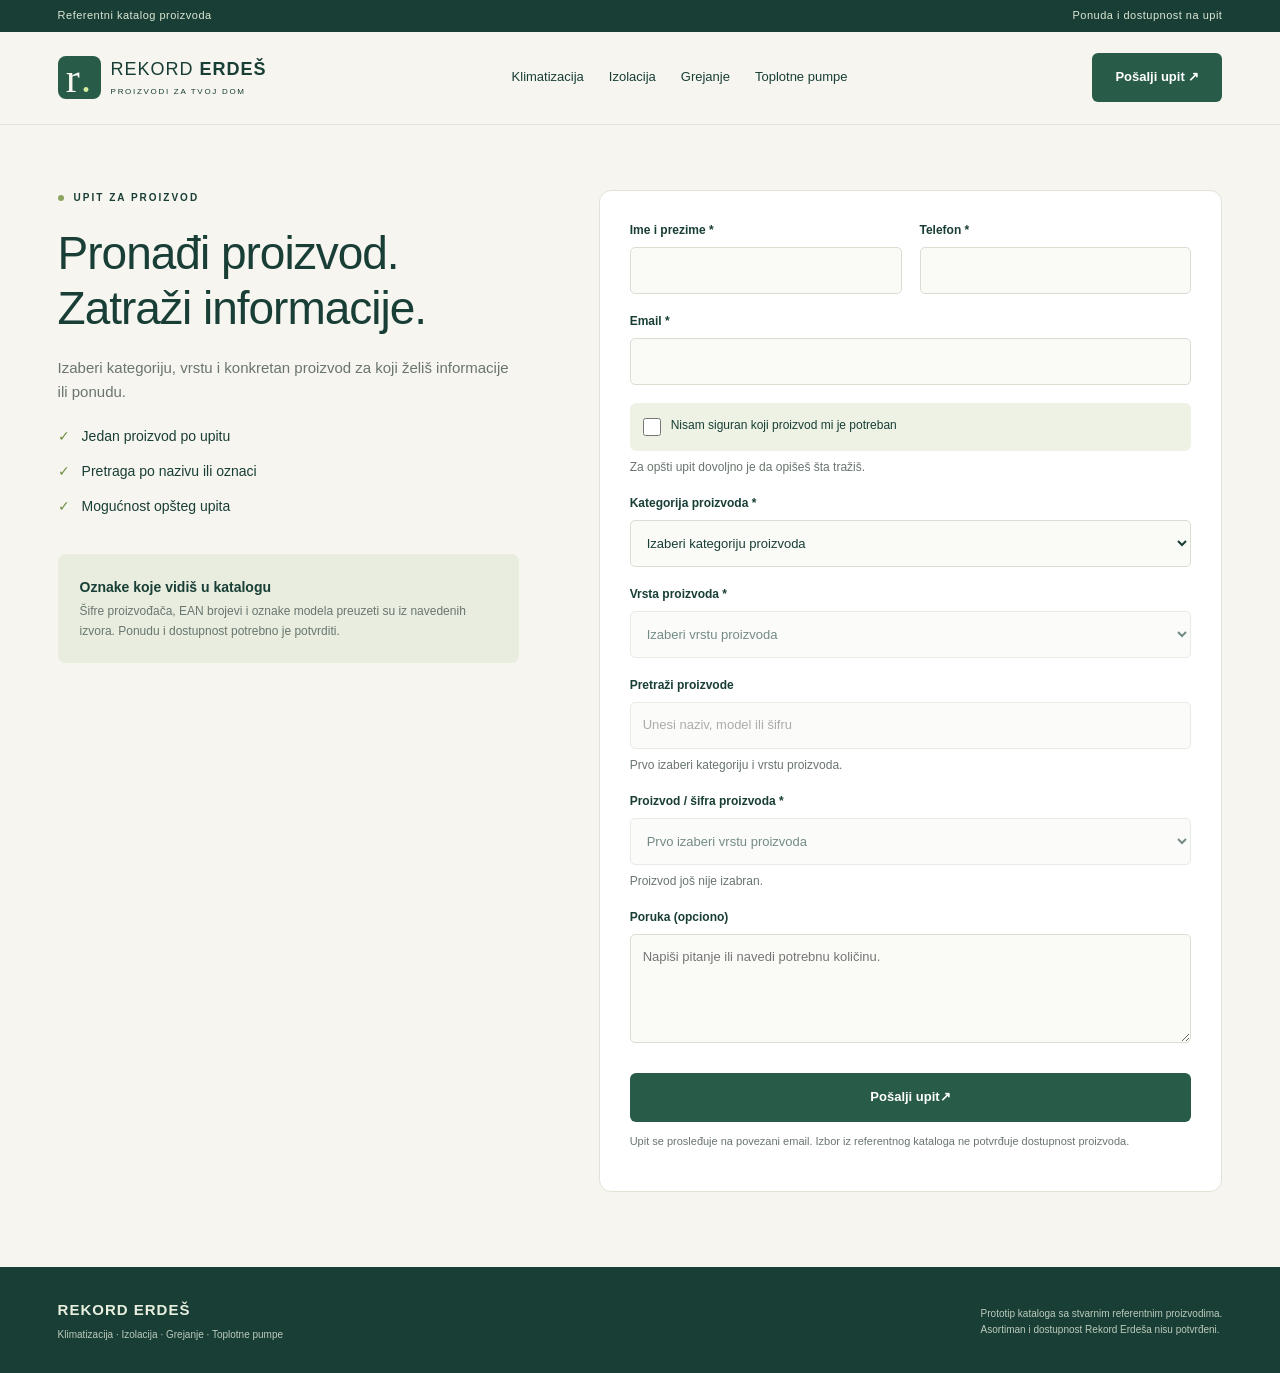
<file: upit.html>
<!doctype html><html lang="sr-Latn"><head><meta charset="utf-8"><meta name="viewport" content="width=device-width,initial-scale=1"><meta name="description" content="Katalog proizvoda za klimatizaciju, izolaciju i grejanje. Pronađi model i pošalji upit."><title>Upit za proizvod | Rekord Erdeš</title><link rel="stylesheet" href="catalog.css?v=20261015-8"></head><body><div class="topline"><div class="wrap">Referentni katalog proizvoda <span>Ponuda i dostupnost na upit</span></div></div><header><div class="wrap nav"><a class="logo" href="index.html"><span class="mark">r<span>.</span></span><span>REKORD <b>ERDEŠ</b><small>PROIZVODI ZA TVOJ DOM</small></span></a><nav aria-label="Kategorije proizvoda"><a href="klimatizacija.html" >Klimatizacija</a><a href="izolacija.html" >Izolacija</a><a href="grejanje.html" >Grejanje</a><a href="toplotne-pumpe.html" >Toplotne pumpe</a></nav><a href="upit.html" class="btn">Pošalji upit ↗</a></div></header><main><section id="upit" class="wrap inquiry"><div><div class="eyebrow">Upit za proizvod</div><h2>Pronađi proizvod.<br>Zatraži informacije.</h2><p>Izaberi kategoriju, vrstu i konkretan proizvod za koji želiš informacije ili ponudu.</p><ul class="checklist"><li>Jedan proizvod po upitu</li><li>Pretraga po nazivu ili oznaci</li><li>Mogućnost opšteg upita</li></ul><div class="contact-box"><b>Oznake koje vidiš u katalogu</b><p>Šifre proizvođača, EAN brojevi i oznake modela preuzeti su iz navedenih izvora. Ponudu i dostupnost potrebno je potvrditi.</p></div></div>
<form id="inquiry-form" action="https://api.web3forms.com/submit" method="POST"><input type="hidden" name="access_key" value="0b4a48eb-df00-45ec-9954-5230d7d78b99"><input type="hidden" name="subject" value="Upit za proizvod — Rekord Erdeš"><input type="hidden" name="from_name" value="Upit za proizvod"><input type="checkbox" name="botcheck" style="display:none" tabindex="-1" autocomplete="off" aria-hidden="true">
<div id="selected-product-panel" class="selected-product-panel" hidden aria-live="polite"><span class="eyebrow">Šalješ upit za proizvod</span><h3 id="selected-product-name"></h3><p id="selected-product-code"></p><p id="selected-product-path"></p><button type="button" id="change-selected-product">Promeni proizvod</button></div><div class="fields"><div class="field"><label for="name">Ime i prezime *</label><input id="name" name="name" autocomplete="name" required></div><div class="field"><label for="phone">Telefon *</label><input id="phone" name="phone" type="tel" autocomplete="tel" required></div><div class="field full"><label for="email">Email *</label><input id="email" name="email" type="email" autocomplete="email" required></div>
<div class="field full"><label class="general-label"><input type="checkbox" id="general"> Nisam siguran koji proizvod mi je potreban</label><p class="help">Za opšti upit dovoljno je da opišeš šta tražiš.</p></div>
<div class="field full"><label for="category">Kategorija proizvoda *</label><select id="category" required></select></div><div class="field full"><label for="product-type">Vrsta proizvoda *</label><select id="product-type" required disabled></select></div>
<div class="field full"><label for="product-search">Pretraži proizvode</label><input id="product-search" type="search" placeholder="Unesi naziv, model ili šifru" disabled aria-describedby="search-help" autocomplete="off"><p class="help" id="search-help">Prvo izaberi kategoriju i vrstu proizvoda.</p></div>
<div class="field full"><label for="product" id="product-label">Proizvod / šifra proizvoda *</label><select id="product" required disabled aria-describedby="selection-summary"></select><p class="help" id="selection-summary" role="status" aria-live="polite">Proizvod još nije izabran.</p></div>
<div class="field full"><label for="message" id="message-label">Poruka (opciono)</label><textarea id="message" name="message" rows="4" placeholder="Napiši pitanje ili navedi potrebnu količinu." maxlength="5000"></textarea></div></div><button class="btn" type="submit" disabled id="send-inquiry">Pošalji upit <span>↗</span></button><p class="small">Upit se prosleđuje na povezani email. Izbor iz referentnog kataloga ne potvrđuje dostupnost proizvoda.</p><noscript>Za izbor proizvoda i slanje upita uključi JavaScript u pregledaču.</noscript><div id="result" role="status" aria-live="polite" hidden></div></form></section></main><footer><div class="wrap"><div><b>REKORD ERDEŠ</b><p>Klimatizacija · Izolacija · Grejanje · Toplotne pumpe</p></div><p>Prototip kataloga sa stvarnim referentnim proizvodima.<br>Asortiman i dostupnost Rekord Erdeša nisu potvrđeni.</p></div></footer><script src="catalog-data.js?v=20261015-8"></script><script src="inquiry-form.js?v=20261015-8"></script></body></html>
</file>
<file: catalog.css>
:root{--ink:#183e36;--green:#285b48;--lime:#d5ed9c;--cream:#f6f5ef;--muted:#69756e;--line:#dfe3d8}*{box-sizing:border-box}html{scroll-behavior:smooth;scroll-padding-top:110px}body{margin:0;background:var(--cream);color:var(--ink);font-family:Arial,sans-serif;line-height:1.6}a{color:inherit;text-decoration:none}button,input,select,textarea{font:inherit}button,a,input,select,textarea{-webkit-tap-highlight-color:transparent}button{cursor:pointer}.wrap{width:min(1280px,91%);margin:auto}.topline{background:var(--ink);color:#dce7d3;font-size:11px;letter-spacing:.5px;padding:7px 0}.topline .wrap{display:flex;justify-content:space-between}header{background:var(--cream);border-bottom:1px solid var(--line);position:sticky;top:0;z-index:10}.nav{display:flex;align-items:center;justify-content:space-between;min-height:92px;gap:25px}.logo{display:flex;gap:10px;align-items:center;font-size:18px;line-height:1.2;letter-spacing:1px;white-space:nowrap}.logo small{display:block;font-size:8px;letter-spacing:1.7px;margin-top:6px}.mark{display:flex;background:var(--green);color:var(--cream);height:43px;width:43px;border-radius:8px;align-items:center;justify-content:center;font-family:Georgia,serif;font-size:42px;line-height:1}.mark>span{color:var(--lime)}nav{display:flex;gap:25px;font-size:13px}nav a{padding:10px 0}nav a[aria-current]{border-bottom:2px solid var(--green)}.btn{display:inline-flex;align-items:center;justify-content:center;background:var(--green);color:white;border:0;padding:14px 23px;border-radius:6px;font-size:13px;font-weight:600;cursor:pointer}.btn:hover{background:#1c4435}.btn:disabled{opacity:.6;cursor:wait}p{color:var(--muted)}.eyebrow{font-size:10px;text-transform:uppercase;letter-spacing:2px;font-weight:bold;display:flex;gap:10px;align-items:center}.eyebrow:before{content:'';width:6px;height:6px;display:block;border-radius:50%;background:#8ba560}h1{font-size:clamp(44px,5vw,72px);line-height:1.05;letter-spacing:-3px;font-weight:500;margin:22px 0}h1 em{font-family:Georgia,serif;color:#718563;font-weight:400}h2{font-size:34px;font-weight:500;line-height:1.2;letter-spacing:-1px}.home-hero{display:grid;grid-template-columns:1fr 1fr;gap:70px;align-items:center;padding:48px 0 64px}.home-hero p{max-width:400px;font-size:16px;margin-bottom:30px}.hero-product{position:relative;display:flex;align-items:center;justify-content:center;min-height:420px;background:#e9eddf;border-radius:100px 8px 8px 8px;overflow:hidden}.hero-product>img{width:82%;height:320px;object-fit:contain;margin-bottom:40px;mix-blend-mode:multiply}.hero-caption{position:absolute;bottom:22px;left:28px;display:flex;flex-direction:column;line-height:1.6}.hero-caption span{font-size:9px;letter-spacing:2px}.hero-caption b{font-weight:500;font-size:18px}.hero-caption small{font-size:11px;color:var(--muted)}.categories{border-top:1px solid var(--line);padding:48px 0 65px}.section-heading{display:flex;align-items:end;justify-content:space-between;gap:20px;margin-bottom:30px}.section-heading h2{margin:15px 0 0}.section-heading p{font-size:13px;margin:0}.category-grid{display:grid;grid-template-columns:repeat(4,1fr);gap:20px}.category-card{background:white;border:1px solid var(--line);border-radius:9px;overflow:hidden;transition:transform .2s,box-shadow .2s}.category-card:hover{transform:translateY(-4px);box-shadow:0 12px 30px #183e3610}.category-img{height:205px;background:#fff;padding:26px}.category-img img{width:100%;height:100%;object-fit:contain}.category-info{padding:20px;border-top:1px solid #edf0e8}.category-info small{font-size:9px;text-transform:uppercase;letter-spacing:1px;color:#738363}.category-info h2{font-size:21px;letter-spacing:-.6px;display:flex;justify-content:space-between;align-items:center;margin:10px 0}.category-info p{font-size:12px;line-height:1.6;margin-bottom:0}.notice{background:#e9eddf;padding:25px 30px;border-radius:8px;margin-bottom:65px;display:grid;grid-template-columns:170px 1fr;gap:6px 20px;font-size:13px}.notice p{margin:0}.notice a{grid-column:2;font-size:12px;text-decoration:underline}.category-page{padding:24px 0 60px}.breadcrumb{display:flex;gap:10px;font-size:11px;color:var(--muted);margin-bottom:35px}.breadcrumb a:hover{text-decoration:underline}.category-heading{display:flex;align-items:center;justify-content:space-between;padding-bottom:40px;gap:25px}.category-heading h1{font-size:52px;margin:15px 0}.category-heading p{margin:0;font-size:14px;max-width:540px}.category-count{display:flex;align-items:center;gap:15px}.category-count b{font-size:56px;font-weight:400;letter-spacing:-3px;color:#95a77b}.category-count span{font-size:11px;max-width:70px;color:var(--muted);line-height:1.5}.catalog-layout{display:grid;grid-template-columns:210px 1fr;gap:35px;border-top:1px solid var(--line);padding-top:28px}aside h2{font-size:12px;font-weight:bold;letter-spacing:0;margin:0 0 14px}aside>a{display:flex;align-items:center;justify-content:space-between;font-size:13px;padding:13px 12px;border-radius:5px;margin-bottom:3px}aside>a[aria-current]{background:var(--green);color:white}aside>a span{font-size:10px;opacity:.65}.aside-note{border-top:1px solid var(--line);margin-top:25px;padding:25px 8px;font-size:12px}.aside-note p{font-size:12px}.aside-note a{font-weight:bold;display:block;margin-top:12px}.listing{min-width:0}.catalog-toolbar{display:grid;grid-template-columns:1fr 230px;gap:12px}.catalog-toolbar input,.catalog-toolbar select{height:46px}.result-line{display:flex;justify-content:space-between;font-size:10px;color:var(--muted);padding:15px 0 20px}.product-grid{display:grid;grid-template-columns:repeat(3,minmax(0,1fr));gap:18px}.product-card{border:1px solid var(--line);border-radius:8px;background:white;overflow:hidden;display:flex;flex-direction:column}.product-visual{height:205px;padding:25px;background:white;position:relative;border-bottom:1px solid #f1f2ee;display:flex;align-items:center;justify-content:center}.product-visual img{max-width:100%;height:145px;object-fit:contain}.product-brand{position:absolute;top:12px;left:14px;font-size:9px;text-transform:uppercase;letter-spacing:1px;color:#6e7e6a;background:#f3f5ee;padding:3px 7px;border-radius:3px}.product-body{padding:19px;display:flex;flex:1;flex-direction:column}.product-type{font-size:9px;color:#7a896e;text-transform:uppercase;letter-spacing:.5px}.product-card h2{font-size:18px;line-height:1.35;letter-spacing:-.4px;margin:9px 0 14px}.product-code{background:#f1f4eb;border:1px solid #e5eadb;padding:8px 10px;border-radius:4px;margin-top:auto}.product-code span{display:block;font-size:9px;color:var(--muted)}.product-code b{font-size:11px;overflow-wrap:anywhere;font-family:Consolas,monospace;font-weight:500}.product-card p{font-size:11px;line-height:1.6;margin:13px 0 17px}.detail-button{border:0;border-top:1px solid var(--line);background:none;color:var(--green);padding:13px 0 0;text-align:left;font-weight:600;font-size:11px;display:flex;justify-content:space-between}.catalog-note{font-size:11px;max-width:800px;margin:28px 0 0}dialog{border:1px solid var(--line);border-radius:12px;padding:35px;width:min(740px,92vw);max-height:90dvh;color:var(--ink);background:var(--cream)}dialog::backdrop{background:#122a23a8}.close-dialog{position:absolute;top:10px;right:15px;font-size:26px;background:none;color:var(--ink);border:0;width:36px;height:36px}.detail-layout{display:grid;grid-template-columns:.8fr 1fr;gap:25px;align-items:start;margin-top:15px}.detail-layout>img{width:100%;height:260px;object-fit:contain;background:white;border-radius:6px;padding:15px}.detail-layout h2{font-size:25px;margin:12px 0}.detail-layout p{font-size:12px}.detail-layout dl{font-size:12px}.detail-layout dl>div{display:flex;justify-content:space-between;padding:8px 0;gap:15px;border-bottom:1px solid var(--line)}dd{margin:0;text-align:right}dt{color:var(--muted)}.source-link{font-size:12px;text-decoration:underline}.image-note{font-size:10px!important}.inquiry{padding:65px 0 75px;display:grid;grid-template-columns:.85fr 1.15fr;gap:80px}.inquiry>*{min-width:0}.inquiry h2{font-size:46px;margin:20px 0}.inquiry>div>p{font-size:15px}.checklist{padding:0;list-style:none;font-size:14px;line-height:2.5}.checklist li:before{content:'✓';margin-right:12px;color:#6d8f44}.contact-box{background:#e8eddf;padding:22px;border-radius:8px;margin-top:30px;font-size:14px}.contact-box b{display:block}.contact-box p{font-size:12px;margin:4px 0 0}form{background:white;border:1px solid var(--line);border-radius:12px;padding:30px}.fields{display:grid;grid-template-columns:1fr 1fr;gap:18px}.field.full{grid-column:1/-1}label{display:block;font-size:12px;font-weight:bold;margin-bottom:7px}input,select,textarea{width:100%;min-width:0;padding:12px;border:1px solid #d9ded3;background:#fafbf7;border-radius:5px;color:var(--ink);font-size:13px}textarea{resize:vertical}input:focus,select:focus,textarea:focus{outline:2px solid #8ca46d;outline-offset:2px}select{min-height:47px;text-overflow:ellipsis}input:disabled,select:disabled{opacity:.6;cursor:not-allowed}form .btn{width:100%;margin-top:22px}.small{font-size:11px}.inquiry .help{font-size:12px;line-height:1.5;margin:7px 0 0}.general-label{display:flex;align-items:flex-start;gap:10px;padding:13px;background:#edf2e5;border-radius:6px;cursor:pointer;font-weight:500}.general-label input{width:18px;height:18px;flex-shrink:0;margin:2px 0;accent-color:var(--green)}#result{padding:12px;background:#e9f2df;border-radius:6px;font-size:13px;margin-top:16px}.sources{padding:35px 0 70px;max-width:850px}.sources h1{font-size:48px}.sources article{border-bottom:1px solid var(--line);padding:18px 0}.sources h2{font-size:20px;letter-spacing:0}.sources p,.sources a{font-size:13px}.sources a{text-decoration:underline}footer{background:var(--ink);color:#e8efdf;padding:30px 0}footer .wrap{display:flex;align-items:center;justify-content:space-between;gap:20px}footer b{font-size:15px;letter-spacing:1px}footer p{color:#bdcbbc;font-size:10px;margin:4px 0 0}.sr-only{position:absolute;width:1px;height:1px;padding:0;margin:-1px;overflow:hidden;clip:rect(0,0,0,0);white-space:nowrap;border:0}:focus-visible{outline:3px solid #8eaa61;outline-offset:4px}[hidden]{display:none!important}@media(max-width:1100px){nav{gap:14px;font-size:12px}.product-grid{grid-template-columns:repeat(2,minmax(0,1fr))}.category-grid{grid-template-columns:repeat(2,1fr)}.home-hero{gap:30px}.catalog-layout{grid-template-columns:180px 1fr;gap:25px}.inquiry{gap:35px}}@media(max-width:760px){.nav{flex-wrap:wrap;gap:14px;padding-top:15px;padding-bottom:12px;min-height:80px}.logo{font-size:15px}.logo small{font-size:7px}.mark{width:35px;height:35px;font-size:35px}.nav>.btn{padding:11px 15px;font-size:11px}nav{order:3;width:100%;justify-content:space-between;gap:10px;overflow:auto;font-size:11px}nav a{white-space:nowrap;padding:4px 0}.home-hero{grid-template-columns:1fr;padding:35px 0;gap:25px}h1{font-size:52px}.home-hero p{font-size:15px}.hero-product{min-height:315px;border-radius:70px 8px 8px 8px}.hero-product>img{height:235px}.hero-caption{bottom:15px}.categories{padding:35px 0}.section-heading{display:block}.section-heading h2{font-size:29px}.section-heading p{margin-top:18px}.category-grid{gap:13px}.category-img{height:165px;padding:20px}.category-info{padding:15px}.category-info h2{font-size:17px}.category-info p{font-size:11px}.notice{grid-template-columns:1fr;margin-bottom:35px;padding:22px}.notice a{grid-column:auto}.category-page{padding-top:20px}.breadcrumb{margin-bottom:25px}.category-heading{padding-bottom:25px}.category-heading h1{font-size:39px;letter-spacing:-1.7px}.category-heading p{font-size:13px}.category-count{display:none}.catalog-layout{grid-template-columns:1fr;gap:20px;padding-top:18px}aside{display:flex;gap:7px;overflow:auto;padding-bottom:5px}aside h2,.aside-note{display:none}aside>a{flex-shrink:0;padding:8px 12px;border:1px solid var(--line);font-size:11px}aside>a span{margin-left:10px}.catalog-toolbar{grid-template-columns:1fr 1fr;gap:8px}.catalog-toolbar input,.catalog-toolbar select{font-size:12px}.result-line{font-size:9px;gap:15px}.product-grid{gap:12px}.product-visual{height:170px;padding:20px}.product-visual img{height:120px}.product-body{padding:14px}.product-card h2{font-size:16px}.product-code b{font-size:10px}.product-card p{font-size:11px}.inquiry{grid-template-columns:1fr;padding:35px 0;gap:25px}.inquiry h2{font-size:38px}form{padding:22px}.fields{grid-template-columns:1fr}.field.full{grid-column:auto}.detail-layout{grid-template-columns:1fr}.detail-layout>img{height:210px}dialog{padding:28px 22px}.topline{font-size:9px}.topline span{display:none}footer .wrap{flex-direction:column;align-items:flex-start}}@media(max-width:480px){.category-grid,.product-grid{grid-template-columns:1fr}.catalog-toolbar{grid-template-columns:1fr}.product-visual{height:230px}.product-visual img{height:180px}.category-img{height:200px}.category-info h2{font-size:21px}}

@media(max-width:480px){.product-card h2{font-size:20px}.product-card p{font-size:13px}.product-code b{font-size:12px}.product-code span{font-size:11px}.product-type{font-size:10px}.detail-button{font-size:13px}.product-body{padding:20px}}

.inquiry-button{width:100%;margin:0 0 13px;gap:16px}.product-body .detail-button{width:100%}

.selected-product-panel{padding:22px;background:#edf2e5;border:1px solid #d7e1c8;border-radius:8px;margin-bottom:25px}.selected-product-panel h3{font-size:22px;line-height:1.3;margin:14px 0 8px;font-weight:500}.selected-product-panel p{font-size:12px;margin:6px 0;overflow-wrap:anywhere}.selected-product-panel #selected-product-code{font-weight:bold;color:var(--ink);font-family:Consolas,monospace;font-size:14px}.selected-product-panel button{background:none;border:0;border-bottom:1px solid var(--green);color:var(--green);padding:4px 0;margin-top:10px;font-size:12px}
</file>
